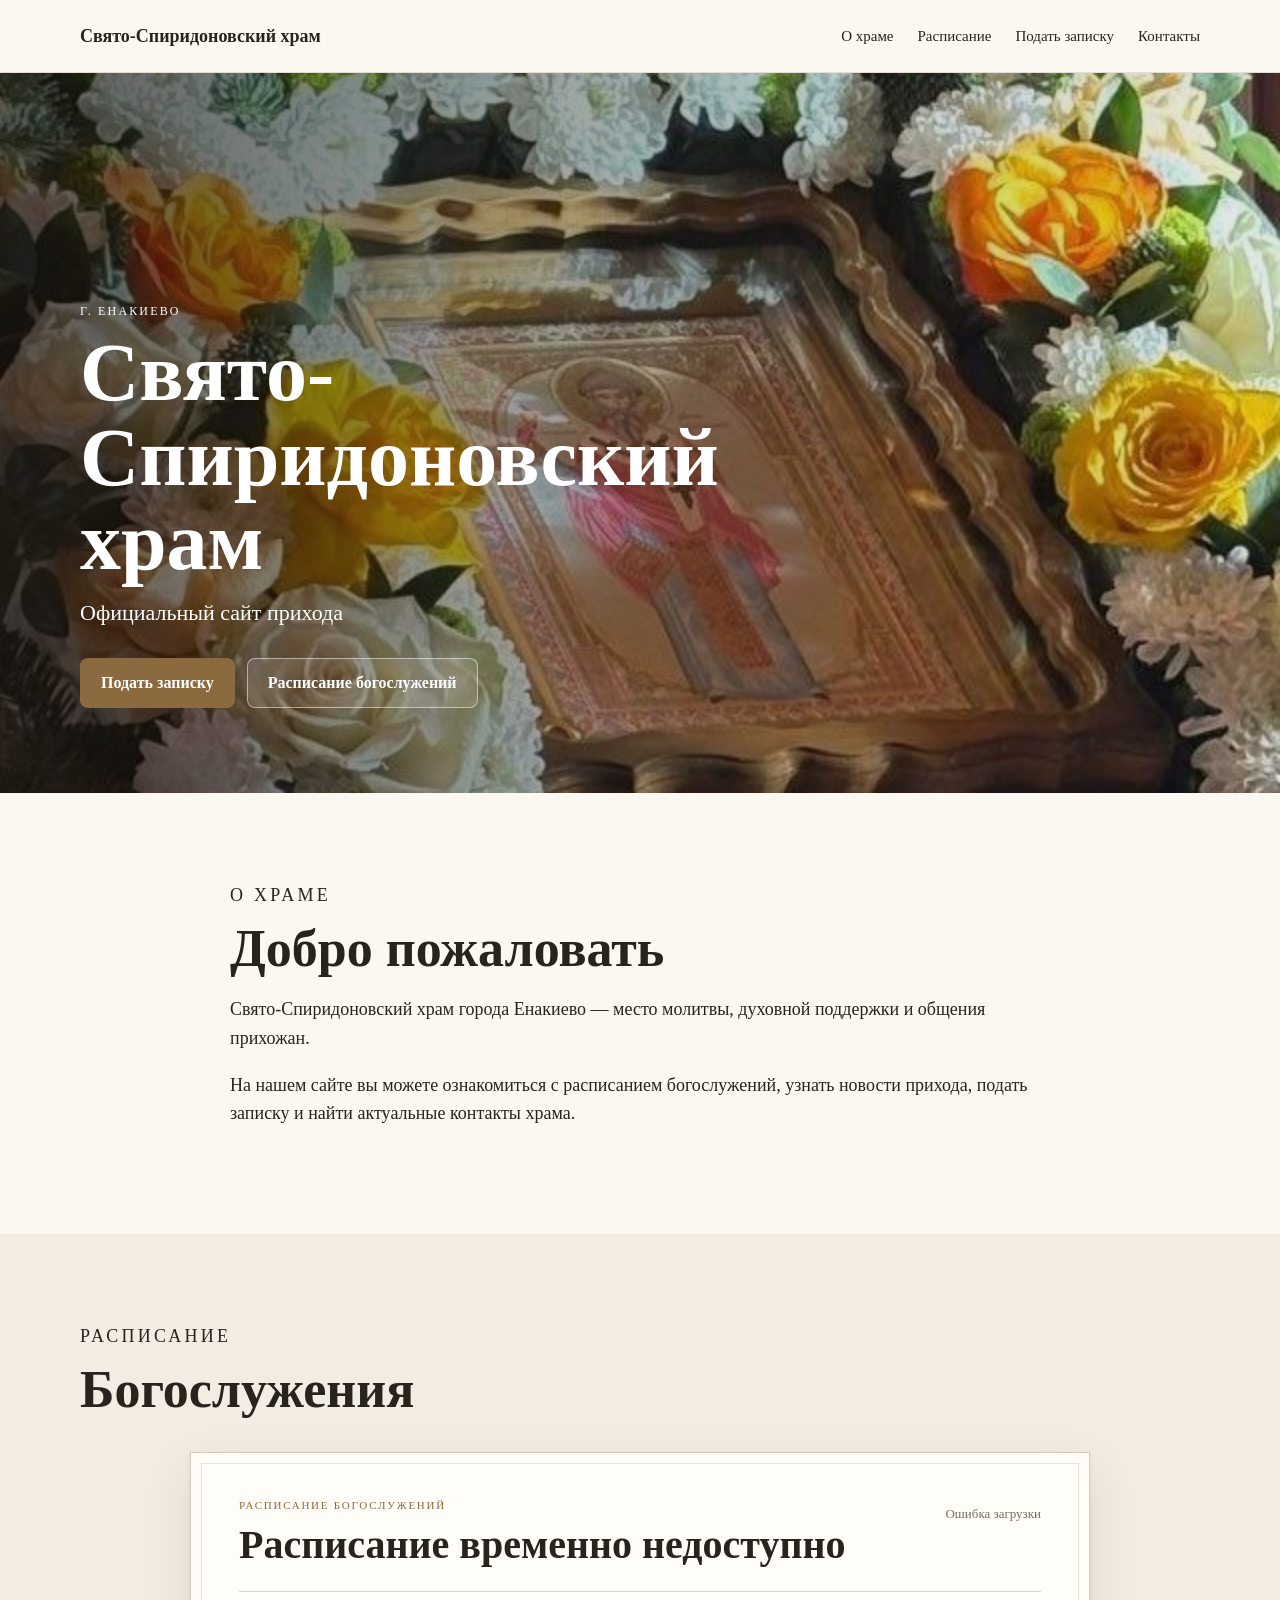
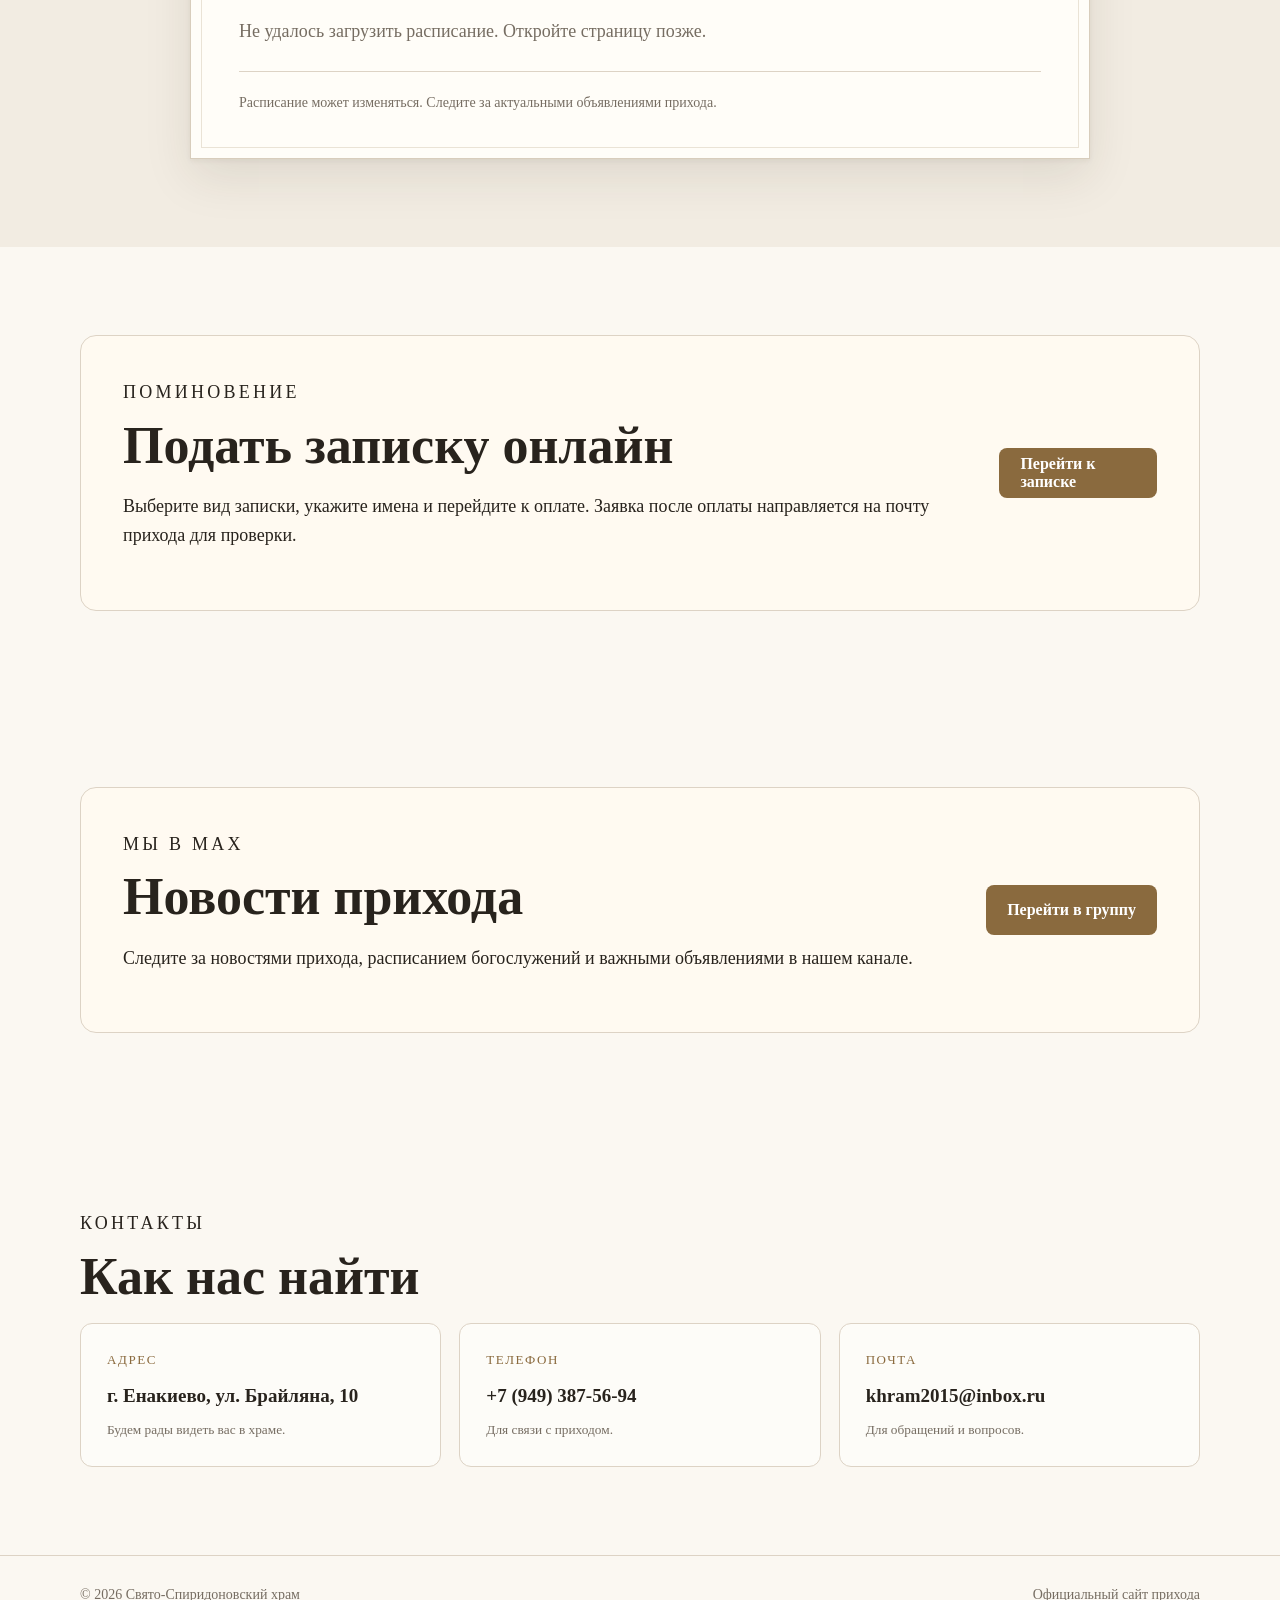
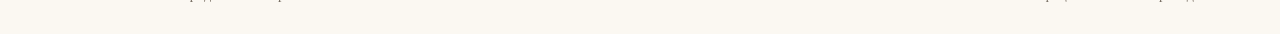
<file: index.html>
<!doctype html>
<html lang="ru">
<head>
  <meta charset="utf-8">
  <meta name="viewport" content="width=device-width, initial-scale=1">
  <title>Свято-Спиридоновский храм — г. Енакиево</title>
  <meta name="description" content="Официальный сайт Свято-Спиридоновского храма города Енакиево.">

  <link rel="icon" type="image/png" href="favicon.png">
  
  <link rel="stylesheet" href="css/style.css">
</head>
<body>
  <header class="site-header">
    <div class="container nav-wrap">
      <a class="brand" href="index.html">Свято-Спиридоновский храм</a>
      <button class="menu-btn" aria-label="Открыть меню" aria-expanded="false">☰</button>
      <nav class="nav">
        <a href="#about">О храме</a>
        <a href="#schedule">Расписание</a>
        <a href="notes.html">Подать записку</a>
        <a href="#contacts">Контакты</a>
      </nav>
    </div>
  </header>

  <main>
    <section class="hero">
      <img src="images/hero.jpg" alt="Икона в храме, украшенная цветами">
      <div class="hero-overlay"></div>
      <div class="container hero-content">
        <p class="eyebrow">г. Енакиево</p>
        <h1>Свято-Спиридоновский храм</h1>
        <p>Официальный сайт прихода</p>
        <div class="hero-actions">
          <a class="btn btn-primary" href="notes.html">Подать записку</a>
          <a class="btn btn-light" href="#schedule">Расписание богослужений</a>
        </div>
      </div>
    </section>

    <section class="section" id="about">
      <div class="container narrow">
        <p class="section-kicker">О храме</p>
        <h2>Добро пожаловать</h2>
        <p>Свято-Спиридоновский храм города Енакиево — место молитвы, духовной поддержки и общения прихожан.</p>
        <p>На нашем сайте вы можете ознакомиться с расписанием богослужений, узнать новости прихода, подать записку и найти актуальные контакты храма.</p>
      </div>
    </section>

    <section class="section section-alt" id="schedule">
      <div class="container">
        <p class="section-kicker">Расписание</p>
        <h2>Богослужения</h2>

        <div class="schedule-paper" id="schedule-paper">
          <div class="schedule-paper-head">
            <div>
              <p class="schedule-label">Расписание богослужений</p>
              <h3 id="schedule-period">Загрузка…</h3>
            </div>
            <div class="schedule-status" id="schedule-status" aria-live="polite"></div>
          </div>

          <div class="schedule-list" id="schedule-list"></div>

          <div class="schedule-footer">
            Расписание может изменяться. Следите за актуальными объявлениями прихода.
          </div>
        </div>
      </div>
    </section>

    <section class="section notes-callout">
      <div class="container callout">
        <div>
          <p class="section-kicker">Поминовение</p>
          <h2>Подать записку онлайн</h2>
          <p>Выберите вид записки, укажите имена и перейдите к оплате. Заявка после оплаты направляется на почту прихода для проверки.</p>
        </div>
        <a class="btn btn-primary" href="notes.html">Перейти к записке</a>
      </div>
    </section>

    <section class="section max-callout">
        <div class="container callout">
          <div>
            <p class="section-kicker">Мы в MAX</p>
            <h2>Новости прихода</h2>
            <p>
              Следите за новостями прихода, расписанием богослужений
              и важными объявлениями в нашем канале.
            </p>
          </div>
      
          <a
            class="btn btn-primary"
            href="https://max.ru/join/Pyg9S5zVX_753oZD0Ky31rXQ8UjtHt_C7z_p25SFuSU"
            target="_blank"
            rel="noopener noreferrer"
          >
            Перейти в группу
          </a>
        </div>
      </section>

    <section class="section" id="contacts">
      <div class="container">
        <p class="section-kicker">Контакты</p>
        <h2>Как нас найти</h2>
        <div class="contact-grid">
          <div class="contact-item"><span>Адрес</span><strong>г. Енакиево, ул. Брайляна, 10</strong><small>Будем рады видеть вас в храме.</small></div>
          <div class="contact-item"><span>Телефон</span><strong>+7 (949) 387-56-94</strong><small>Для связи с приходом.</small></div>
          <div class="contact-item"><span>Почта</span><strong>khram2015@inbox.ru</strong><small>Для обращений и вопросов.</small></div>
        </div>
      </div>
    </section>
  </main>

  <footer class="site-footer">
    <div class="container footer-wrap">
      <span>© 2026 Свято-Спиридоновский храм</span>
      <span>Официальный сайт прихода</span>
    </div>
  </footer>

  <script src="js/main.js"></script>
</body>
</html>
</file>
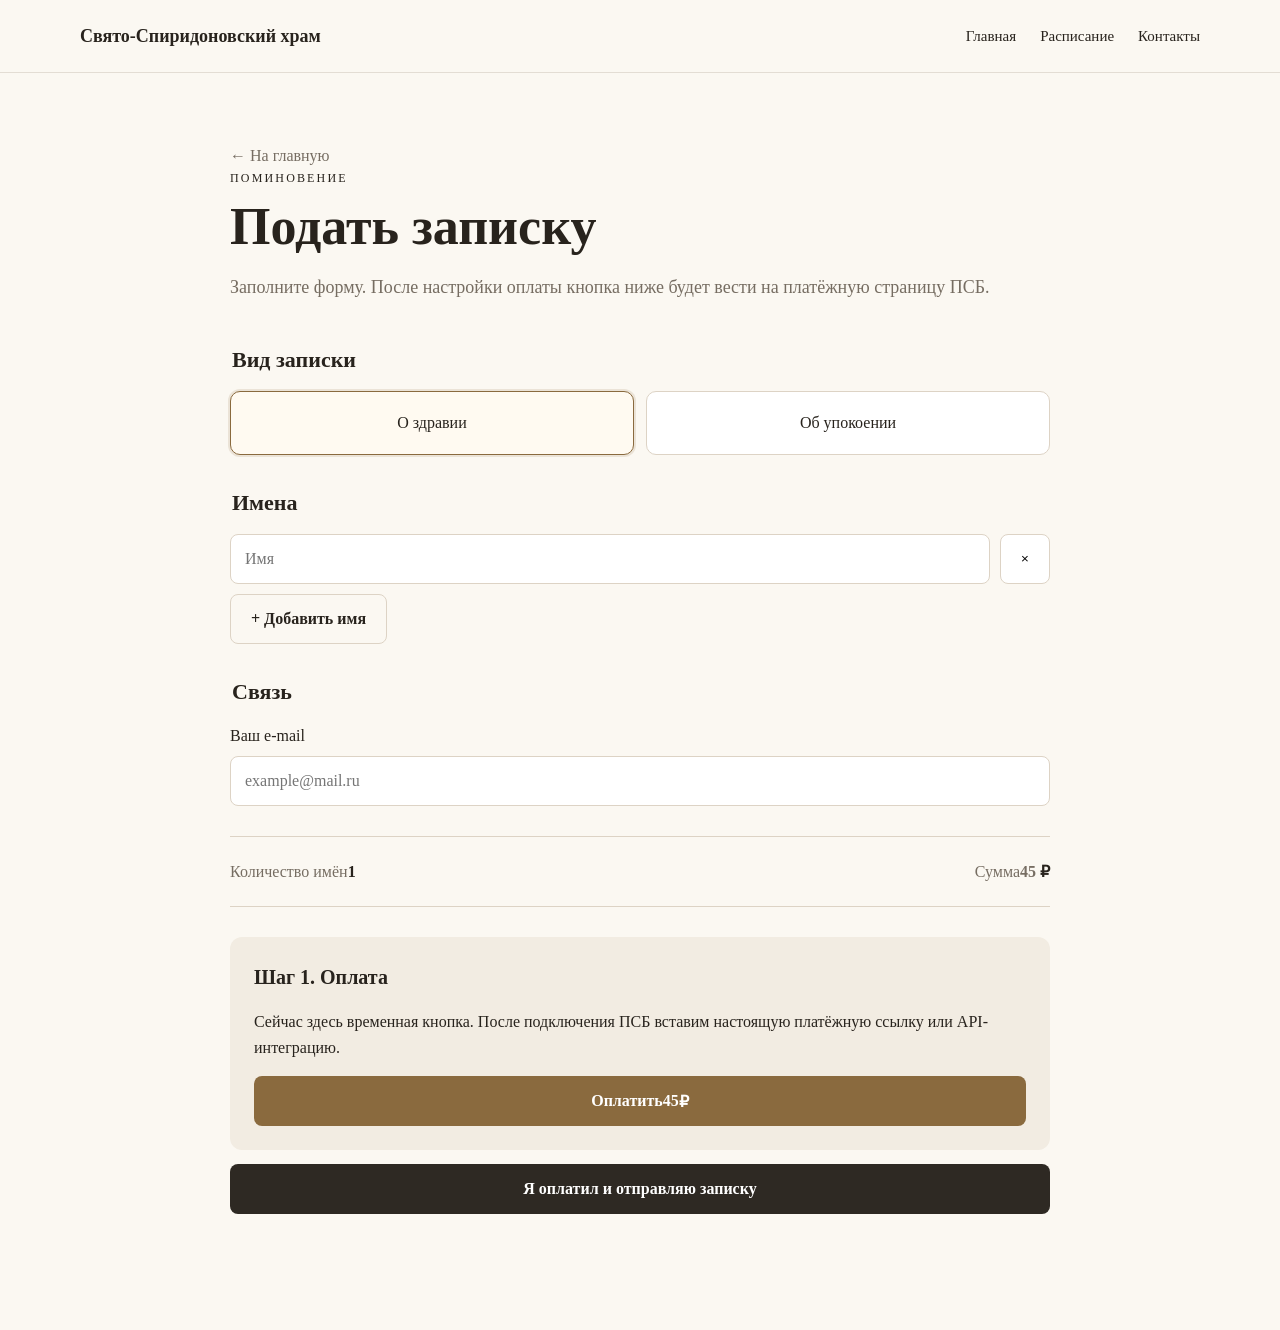
<file: notes.html>
<!doctype html>
<html lang="ru">
<head>
  <meta charset="utf-8">
  <meta name="viewport" content="width=device-width, initial-scale=1">
  <title>Подать записку — Свято-Спиридоновский храм</title>

  <link rel="icon" type="image/png" href="favicon.png">
  
  <link rel="stylesheet" href="css/style.css">
</head>
<body>
  <header class="site-header">
    <div class="container nav-wrap">
      <a class="brand" href="index.html">Свято-Спиридоновский храм</a>
      <nav class="nav nav-static"><a href="index.html">Главная</a><a href="index.html#schedule">Расписание</a><a href="index.html#contacts">Контакты</a></nav>
    </div>
  </header>

  <main class="notes-page">
    <div class="container narrow">
      <a class="back" href="index.html">← На главную</a>
      <p class="section-kicker">Поминовение</p>
      <h1>Подать записку</h1>
      <p class="lead">Заполните форму. После настройки оплаты кнопка ниже будет вести на платёжную страницу ПСБ.</p>

      <form id="notes-form" class="notes-form">
        <fieldset>
          <legend>Вид записки</legend>
          <div class="choice-grid">
            <label class="choice"><input type="radio" name="noteType" value="О здравии" checked><span>О здравии</span></label>
            <label class="choice"><input type="radio" name="noteType" value="Об упокоении"><span>Об упокоении</span></label>
          </div>
        </fieldset>

        <fieldset>
          <legend>Имена</legend>
          <div id="names"></div>
          <button type="button" class="btn btn-outline" id="add-name">+ Добавить имя</button>
        </fieldset>

        <fieldset>
          <legend>Связь</legend>
          <label class="field"><span>Ваш e-mail</span><input type="email" id="email" placeholder="example@mail.ru" required></label>
        </fieldset>

        <div class="summary">
          <div><span>Количество имён</span><strong id="count">1</strong></div>
          <div><span>Сумма</span><strong><span id="amount">100</span> ₽</strong></div>
        </div>

        <div class="payment-box">
          <p class="payment-title">Шаг 1. Оплата</p>
          <p>Сейчас здесь временная кнопка. После подключения ПСБ вставим настоящую платёжную ссылку или API-интеграцию.</p>
          <a id="pay-link" class="btn btn-primary btn-full" href="#">Оплатить <span id="pay-amount">100</span> ₽</a>
        </div>

        <button class="btn btn-dark btn-full" type="submit">Я оплатил и отправляю записку</button>
        <p id="form-message" class="form-message" role="status"></p>
      </form>
    </div>
  </main>

  <script src="js/notes.js"></script>
</body>
</html>
</file>
<file: css/style.css>
:root{--ink:#28231d;--muted:#766d62;--paper:#fbf8f2;--paper2:#f2ece2;--line:#ddd3c5;--accent:#8a6a3e;--white:#fff}*{box-sizing:border-box}html{scroll-behavior:smooth}body{margin:0;background:var(--paper);color:var(--ink);font-family:Georgia,'Times New Roman',serif;line-height:1.6}.container{width:min(1120px,calc(100% - 40px));margin:0 auto}.narrow{max-width:820px}.site-header{position:sticky;top:0;z-index:20;background:rgba(251,248,242,.96);border-bottom:1px solid rgba(117,100,78,.18);backdrop-filter:blur(10px)}.nav-wrap{min-height:72px;display:flex;align-items:center;justify-content:space-between;gap:24px}.brand{color:var(--ink);text-decoration:none;font-weight:700;font-size:18px}.nav{display:flex;gap:24px;align-items:center}.nav a{color:var(--ink);text-decoration:none;font-size:15px}.menu-btn{display:none;border:0;background:none;font-size:25px}.hero{position:relative;min-height:720px;display:grid;align-items:end;overflow:hidden}.hero img{position:absolute;inset:0;width:100%;height:100%;object-fit:cover}.hero-overlay{position:absolute;inset:0;background:linear-gradient(90deg,rgba(20,15,10,.68),rgba(20,15,10,.18) 70%,rgba(20,15,10,.08))}.hero-content{position:relative;z-index:1;padding:90px 0 85px;color:var(--white)}.eyebrow,.section-kicker{margin:0 0 10px;text-transform:uppercase;letter-spacing:.18em;font-size:12px}.hero h1{max-width:750px;margin:0 0 10px;font-size:clamp(44px,7vw,82px);line-height:1.03}.hero p:not(.eyebrow){font-size:22px;margin:0 0 28px}.hero-actions{display:flex;gap:12px;flex-wrap:wrap}.btn{display:inline-flex;align-items:center;justify-content:center;min-height:50px;padding:0 20px;border-radius:8px;text-decoration:none;border:1px solid transparent;font:600 16px Georgia,'Times New Roman',serif;cursor:pointer}.btn-primary{background:var(--accent);color:#fff}.btn-light{background:rgba(255,255,255,.12);border-color:rgba(255,255,255,.5);color:#fff}.btn-outline{background:transparent;color:var(--ink);border-color:var(--line)}.btn-dark{background:#2e2923;color:#fff}.btn-full{width:100%}.section{padding:88px 0}.section-alt{background:var(--paper2)}.section h2,.notes-page h1{font-size:clamp(34px,5vw,52px);line-height:1.1;margin:0 0 18px}.section p{font-size:18px}.cards{display:grid;grid-template-columns:repeat(3,1fr);gap:18px;margin-top:34px}.card,.contact-item{padding:26px;border:1px solid var(--line);background:rgba(255,255,255,.45);border-radius:12px}.card span,.contact-item span{display:block;color:var(--accent);font-size:13px;text-transform:uppercase;letter-spacing:.12em;margin-bottom:12px}.card strong,.contact-item strong{display:block;font-size:19px;line-height:1.35}.card small,.contact-item small{display:block;color:var(--muted);margin-top:10px}.callout{display:flex;justify-content:space-between;align-items:center;gap:32px;padding:42px;border:1px solid var(--line);background:#fffaf1;border-radius:16px}.callout h2{margin-bottom:8px}.contact-grid{display:grid;grid-template-columns:repeat(3,1fr);gap:18px}.site-footer{padding:28px 0;border-top:1px solid var(--line);color:var(--muted);font-size:14px}.footer-wrap{display:flex;justify-content:space-between;gap:20px}.notes-page{padding:70px 0 100px}.back{color:var(--muted);text-decoration:none}.lead{font-size:18px;color:var(--muted);margin-top:0}.notes-form{margin-top:40px}.notes-form fieldset{border:0;padding:0;margin:0 0 30px}.notes-form legend{font-size:22px;font-weight:700;margin-bottom:14px}.choice-grid{display:grid;grid-template-columns:1fr 1fr;gap:12px}.choice input{position:absolute;opacity:0}.choice span{display:block;padding:18px;border:1px solid var(--line);border-radius:10px;background:#fff;cursor:pointer;text-align:center}.choice input:checked+span{border-color:var(--accent);box-shadow:0 0 0 2px rgba(138,106,62,.15);background:#fffaf1}.name-row{display:flex;gap:10px;margin-bottom:10px}.name-row input,.field input{width:100%;height:50px;border:1px solid var(--line);border-radius:8px;background:#fff;padding:0 14px;font:16px Georgia,'Times New Roman',serif}.remove-name{min-width:50px;border:1px solid var(--line);border-radius:8px;background:#fff;cursor:pointer}.field{display:block}.field span{display:block;margin-bottom:7px}.summary{display:flex;justify-content:space-between;gap:20px;padding:22px 0;border-top:1px solid var(--line);border-bottom:1px solid var(--line);margin:30px 0}.summary span{color:var(--muted)}.payment-box{padding:24px;border-radius:12px;background:var(--paper2);margin-bottom:14px}.payment-title{font-size:20px;font-weight:700;margin:0 0 6px}.payment-box p{margin:0 0 16px}.form-message{margin-top:15px;color:var(--muted)}@media(max-width:760px){.nav{display:none}.menu-btn{display:block}.hero{min-height:650px}.hero-content{padding-bottom:60px}.cards,.contact-grid{grid-template-columns:1fr}.callout,.footer-wrap{display:block}.callout .btn{margin-top:18px}.nav-static{display:flex;gap:12px}.choice-grid{grid-template-columns:1fr}.container{width:min(100% - 28px,1120px)}}

/* Schedule paper */
.schedule-paper{margin-top:34px;max-width:900px;margin-left:auto;margin-right:auto;padding:44px 48px;background:#fffdf8;border:1px solid #d8cdbc;box-shadow:0 18px 45px rgba(52,39,24,.10),0 2px 5px rgba(52,39,24,.06);position:relative}
.schedule-paper:before{content:"";position:absolute;inset:10px;border:1px solid rgba(138,106,62,.18);pointer-events:none}
.schedule-paper-head{display:flex;justify-content:space-between;gap:24px;align-items:flex-start;position:relative;padding-bottom:24px;border-bottom:1px solid var(--line)}
.schedule-label{text-transform:uppercase;letter-spacing:.16em;color:var(--accent);font-size:11px!important;margin:0 0 8px!important}
.schedule-paper h3{font-family:Georgia,'Times New Roman',serif;font-size:clamp(28px,4vw,40px);line-height:1.1;margin:0}
.schedule-status{font-size:13px;color:var(--muted);padding-top:7px;white-space:nowrap}
.status-dot{display:inline-flex;width:20px;height:20px;align-items:center;justify-content:center;border-radius:50%;border:1px solid currentColor;margin-right:6px;font-size:12px}
.schedule-list{position:relative}
.schedule-day{display:grid;grid-template-columns:100px 1fr;gap:28px;padding:22px 0;border-bottom:1px dotted #d6ccbc}
.schedule-day:last-child{border-bottom:0}
.schedule-date strong{display:block;font-size:19px;line-height:1.1}
.schedule-date span{display:block;color:var(--muted);margin-top:5px;font-size:14px}
.schedule-services{display:grid;gap:8px}
.schedule-service{display:grid;grid-template-columns:1fr auto;gap:20px;align-items:baseline;font-size:18px}
.schedule-service time{font-variant-numeric:tabular-nums;white-space:nowrap;color:var(--accent);font-weight:700}
.schedule-footer{border-top:1px solid var(--line);padding-top:20px;margin-top:4px;color:var(--muted);font-size:14px;position:relative}
.schedule-warning{box-shadow:0 18px 45px rgba(52,39,24,.10),0 0 0 2px rgba(138,106,62,.08)}
.schedule-expired{filter:saturate(.75);box-shadow:0 18px 45px rgba(52,39,24,.08),0 0 0 2px rgba(118,109,98,.12)}
.schedule-expired .schedule-status{color:#8b6b57;font-weight:700}
.schedule-error{color:var(--muted);margin:25px 0}
@media(max-width:760px){.schedule-paper{padding:30px 22px}.schedule-paper:before{inset:7px}.schedule-paper-head{display:block}.schedule-status{padding-top:13px}.schedule-day{grid-template-columns:68px 1fr;gap:16px;padding:18px 0}.schedule-service{font-size:16px;gap:12px}}
</file>
